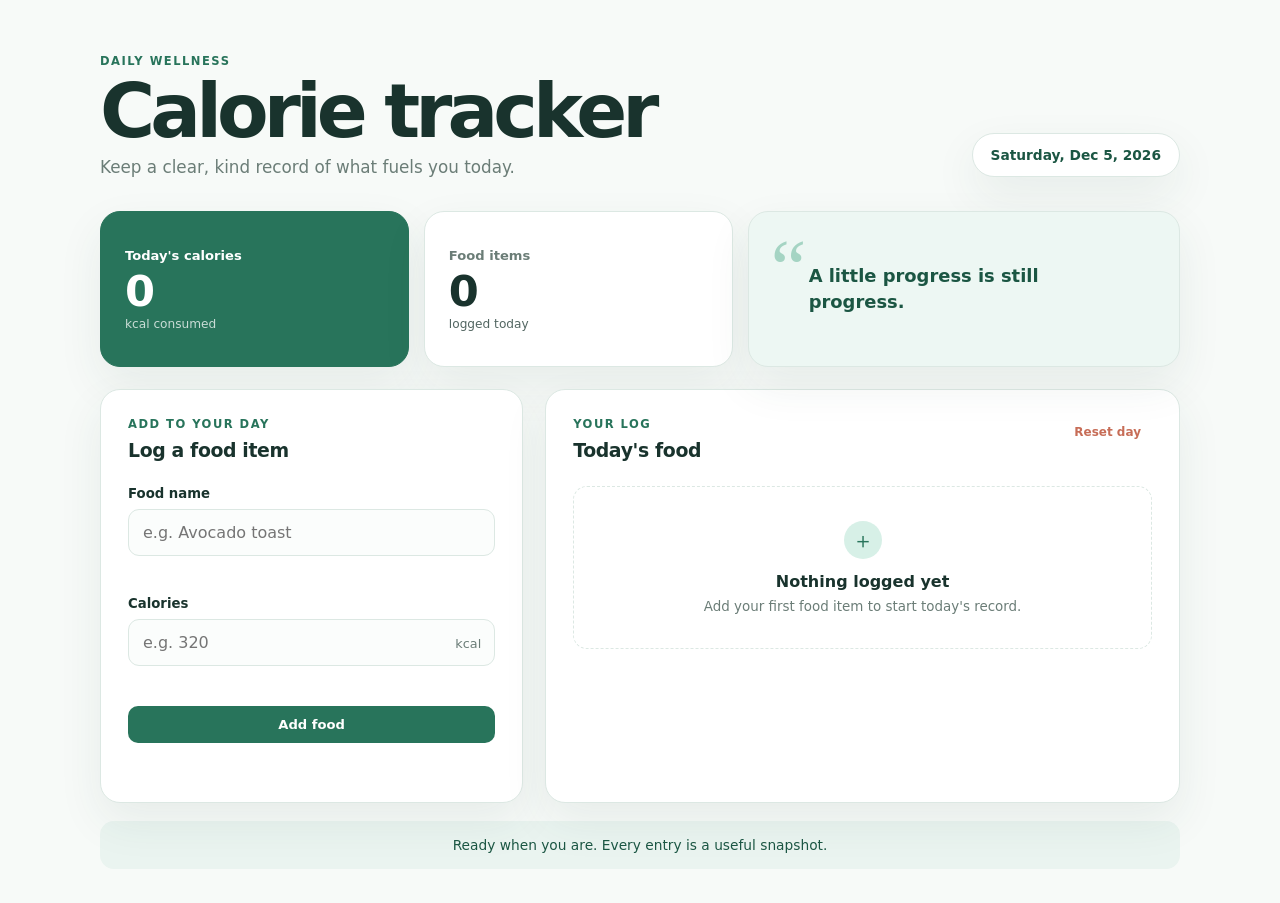
<file: projects/calorie_counter/index.html>
<!DOCTYPE html>
<html lang="en">
<head>
  <meta charset="UTF-8">
  <meta name="viewport" content="width=device-width, initial-scale=1.0">
  <meta name="description" content="A simple daily calorie tracker.">
  <title>Daily calorie tracker</title>
  <link rel="stylesheet" href="style.css">
</head>
<body>
  <main class="app-shell">
    <header class="hero">
      <div>
        <p class="eyebrow">Daily wellness</p>
        <h1>Calorie tracker</h1>
        <p class="hero-copy">Keep a clear, kind record of what fuels you today.</p>
      </div>
      <div class="date-badge" aria-label="Selected date">
        <span id="todayLabel"></span>
      </div>
    </header>

    <section class="summary-grid" aria-label="Daily summary">
      <div class="summary-card summary-card-accent">
        <span class="summary-label">Today's calories</span>
        <strong id="totalCalories">0</strong>
        <span class="summary-unit">kcal consumed</span>
      </div>
      <div class="summary-card">
        <span class="summary-label">Food items</span>
        <strong id="itemCount">0</strong>
        <span class="summary-unit">logged today</span>
      </div>
      <div class="quote-card">
        <span class="quote-mark" aria-hidden="true">“</span>
        <p id="quoteText">Small, consistent choices add up.</p>
      </div>
    </section>

    <section class="tracker-layout">
      <div class="panel form-panel">
        <div class="section-heading">
          <div>
            <p class="eyebrow">Add to your day</p>
            <h2 id="formTitle">Log a food item</h2>
          </div>
        </div>

        <form id="foodForm" novalidate>
          <div class="field-group">
            <label for="foodName">Food name</label>
            <input id="foodName" name="foodName" type="text" placeholder="e.g. Avocado toast" maxlength="80" required>
            <small class="field-error" id="foodNameError"></small>
          </div>
          <div class="field-group">
            <label for="calories">Calories</label>
            <div class="input-with-unit">
              <input id="calories" name="calories" type="number" min="1" max="99999" step="1" placeholder="e.g. 320" required>
              <span>kcal</span>
            </div>
            <small class="field-error" id="caloriesError"></small>
          </div>
          <div class="form-actions">
            <button class="button button-primary" type="submit" id="submitButton">Add food</button>
            <button class="button button-quiet hidden" type="button" id="cancelEditButton">Cancel</button>
          </div>
          <p class="form-status" id="formStatus" role="status" aria-live="polite"></p>
        </form>
      </div>

      <div class="panel entries-panel">
        <div class="section-heading section-heading-row">
          <div>
            <p class="eyebrow">Your log</p>
            <h2>Today's food</h2>
          </div>
          <button class="button button-danger-quiet" type="button" id="resetButton">Reset day</button>
        </div>
        <div id="emptyState" class="empty-state">
          <div class="empty-icon" aria-hidden="true">＋</div>
          <h3>Nothing logged yet</h3>
          <p>Add your first food item to start today's record.</p>
        </div>
        <ul id="foodList" class="food-list" aria-live="polite"></ul>
      </div>
    </section>

    <footer class="personal-message" id="personalMessage" role="status" aria-live="polite">
      Ready when you are. Every entry is a useful snapshot.
    </footer>
  </main>
  <script src="script.js"></script>
</body>
</html>
</file>
<file: projects/calorie_counter/style.css>
:root {
  --ink: #19332d;
  --muted: #6b7d77;
  --line: #dce8e3;
  --paper: #f7faf8;
  --white: #ffffff;
  --mint: #d7f0e7;
  --green: #28745b;
  --green-dark: #1b5643;
  --coral: #c76d57;
  --shadow: 0 18px 45px rgba(35, 76, 62, 0.08);
}

* { box-sizing: border-box; }

body {
  margin: 0;
  min-width: 320px;
  color: var(--ink);
  background: var(--paper);
  font-family: "Avenir Next", Avenir, ui-sans-serif, system-ui, -apple-system, BlinkMacSystemFont, "Segoe UI", sans-serif;
}

button, input { font: inherit; }
button { cursor: pointer; }

.app-shell { width: min(1080px, calc(100% - 40px)); margin: 0 auto; padding: 54px 0 34px; }
.hero { display: flex; align-items: flex-end; justify-content: space-between; gap: 24px; margin-bottom: 34px; }
.eyebrow { margin: 0 0 8px; color: var(--green); font-size: 0.72rem; font-weight: 800; letter-spacing: 0.13em; text-transform: uppercase; }
h1, h2, h3, p { margin-top: 0; }
h1 { margin-bottom: 10px; font-size: clamp(2.4rem, 6vw, 4.7rem); letter-spacing: -0.065em; line-height: 0.95; }
h2 { margin-bottom: 0; font-size: 1.18rem; letter-spacing: -0.02em; }
h3 { margin-bottom: 8px; font-size: 1rem; }
.hero-copy { max-width: 440px; margin-bottom: 0; color: var(--muted); font-size: 1.05rem; }
.date-badge { padding: 13px 18px; border: 1px solid var(--line); border-radius: 999px; background: var(--white); color: var(--green-dark); font-size: 0.86rem; font-weight: 700; white-space: nowrap; box-shadow: var(--shadow); }

.summary-grid { display: grid; grid-template-columns: 1fr 1fr 1.4fr; gap: 15px; margin-bottom: 22px; }
.summary-card, .quote-card, .panel { border: 1px solid var(--line); border-radius: 20px; background: var(--white); box-shadow: var(--shadow); }
.summary-card { min-height: 156px; padding: 24px; display: flex; flex-direction: column; justify-content: center; }
.summary-card-accent { background: var(--green); color: var(--white); border-color: var(--green); }
.summary-label { font-size: 0.82rem; font-weight: 700; }
.summary-card:not(.summary-card-accent) .summary-label { color: var(--muted); }
.summary-card strong { margin: 7px 0 3px; font-size: 2.7rem; letter-spacing: -0.06em; line-height: 1; }
.summary-unit { font-size: 0.76rem; opacity: 0.75; }
.quote-card { position: relative; display: flex; align-items: center; padding: 28px 30px 28px 60px; overflow: hidden; background: #edf7f3; }
.quote-card p { max-width: 290px; margin: 0; color: var(--green-dark); font-size: 1.12rem; font-weight: 650; line-height: 1.45; }
.quote-mark { position: absolute; left: 22px; top: 16px; color: #a5d4c3; font-family: Georgia, serif; font-size: 5rem; line-height: 1; }

.tracker-layout { display: grid; grid-template-columns: minmax(270px, 0.8fr) minmax(400px, 1.2fr); gap: 22px; }
.panel { padding: 27px; }
.section-heading { margin-bottom: 25px; }
.section-heading-row { display: flex; align-items: flex-start; justify-content: space-between; gap: 12px; }
.field-group { margin-bottom: 18px; }
label { display: block; margin-bottom: 8px; font-size: 0.83rem; font-weight: 750; }
input { width: 100%; padding: 13px 14px; border: 1px solid var(--line); border-radius: 11px; outline: none; background: #fbfdfc; color: var(--ink); transition: border-color 0.2s, box-shadow 0.2s; }
input:focus { border-color: var(--green); box-shadow: 0 0 0 4px rgba(40, 116, 91, 0.12); }
.input-with-unit { position: relative; }
.input-with-unit input { padding-right: 52px; }
.input-with-unit span { position: absolute; top: 50%; right: 14px; color: var(--muted); font-size: 0.8rem; transform: translateY(-50%); }
.field-error { display: block; min-height: 17px; margin-top: 5px; color: var(--coral); font-size: 0.75rem; }
.form-actions { display: flex; gap: 10px; margin-top: 4px; }
.button { border: 0; border-radius: 10px; padding: 11px 16px; font-size: 0.82rem; font-weight: 800; transition: transform 0.15s, background 0.15s; }
.button:hover { transform: translateY(-1px); }
.button-primary { flex: 1; background: var(--green); color: var(--white); }
.button-primary:hover { background: var(--green-dark); }
.button-quiet { background: #eef4f1; color: var(--green-dark); }
.button-danger-quiet { padding: 8px 11px; background: transparent; color: var(--coral); font-size: 0.75rem; }
.form-status { min-height: 18px; margin: 14px 0 0; color: var(--green); font-size: 0.78rem; }
.hidden { display: none; }

.empty-state { padding: 34px 20px; border: 1px dashed var(--line); border-radius: 14px; text-align: center; }
.empty-state p { margin-bottom: 0; color: var(--muted); font-size: 0.84rem; }
.empty-icon { display: grid; width: 38px; height: 38px; margin: 0 auto 13px; place-items: center; border-radius: 50%; background: var(--mint); color: var(--green); font-size: 1.4rem; }
.food-list { display: flex; flex-direction: column; gap: 10px; margin: 0; padding: 0; list-style: none; }
.food-item { display: flex; align-items: center; justify-content: space-between; gap: 12px; padding: 14px 15px; border: 1px solid var(--line); border-radius: 12px; background: #fcfefd; }
.food-name { margin: 0 0 3px; font-size: 0.9rem; font-weight: 750; overflow-wrap: anywhere; }
.food-time { color: var(--muted); font-size: 0.72rem; }
.food-meta { display: flex; align-items: center; gap: 14px; }
.food-calories { color: var(--green-dark); font-size: 0.85rem; font-weight: 800; white-space: nowrap; }
.icon-button { padding: 5px; border: 0; background: transparent; color: var(--muted); font-size: 1rem; }
.icon-button:hover { color: var(--coral); }
.personal-message { margin-top: 18px; padding: 16px 20px; border-radius: 14px; background: #eaf4f0; color: var(--green-dark); font-size: 0.86rem; text-align: center; }

@media (max-width: 760px) {
  .app-shell { width: min(100% - 28px, 600px); padding-top: 32px; }
  .hero { align-items: flex-start; flex-direction: column; }
  .date-badge { align-self: flex-start; }
  .summary-grid, .tracker-layout { grid-template-columns: 1fr; }
  .summary-card { min-height: 120px; }
  .quote-card { min-height: 130px; }
  .panel { padding: 21px; }
}

@media (max-width: 420px) {
  .section-heading-row { align-items: center; }
  .food-item { align-items: flex-start; }
  .food-meta { gap: 7px; flex-direction: column; align-items: flex-end; }
}
</file>
